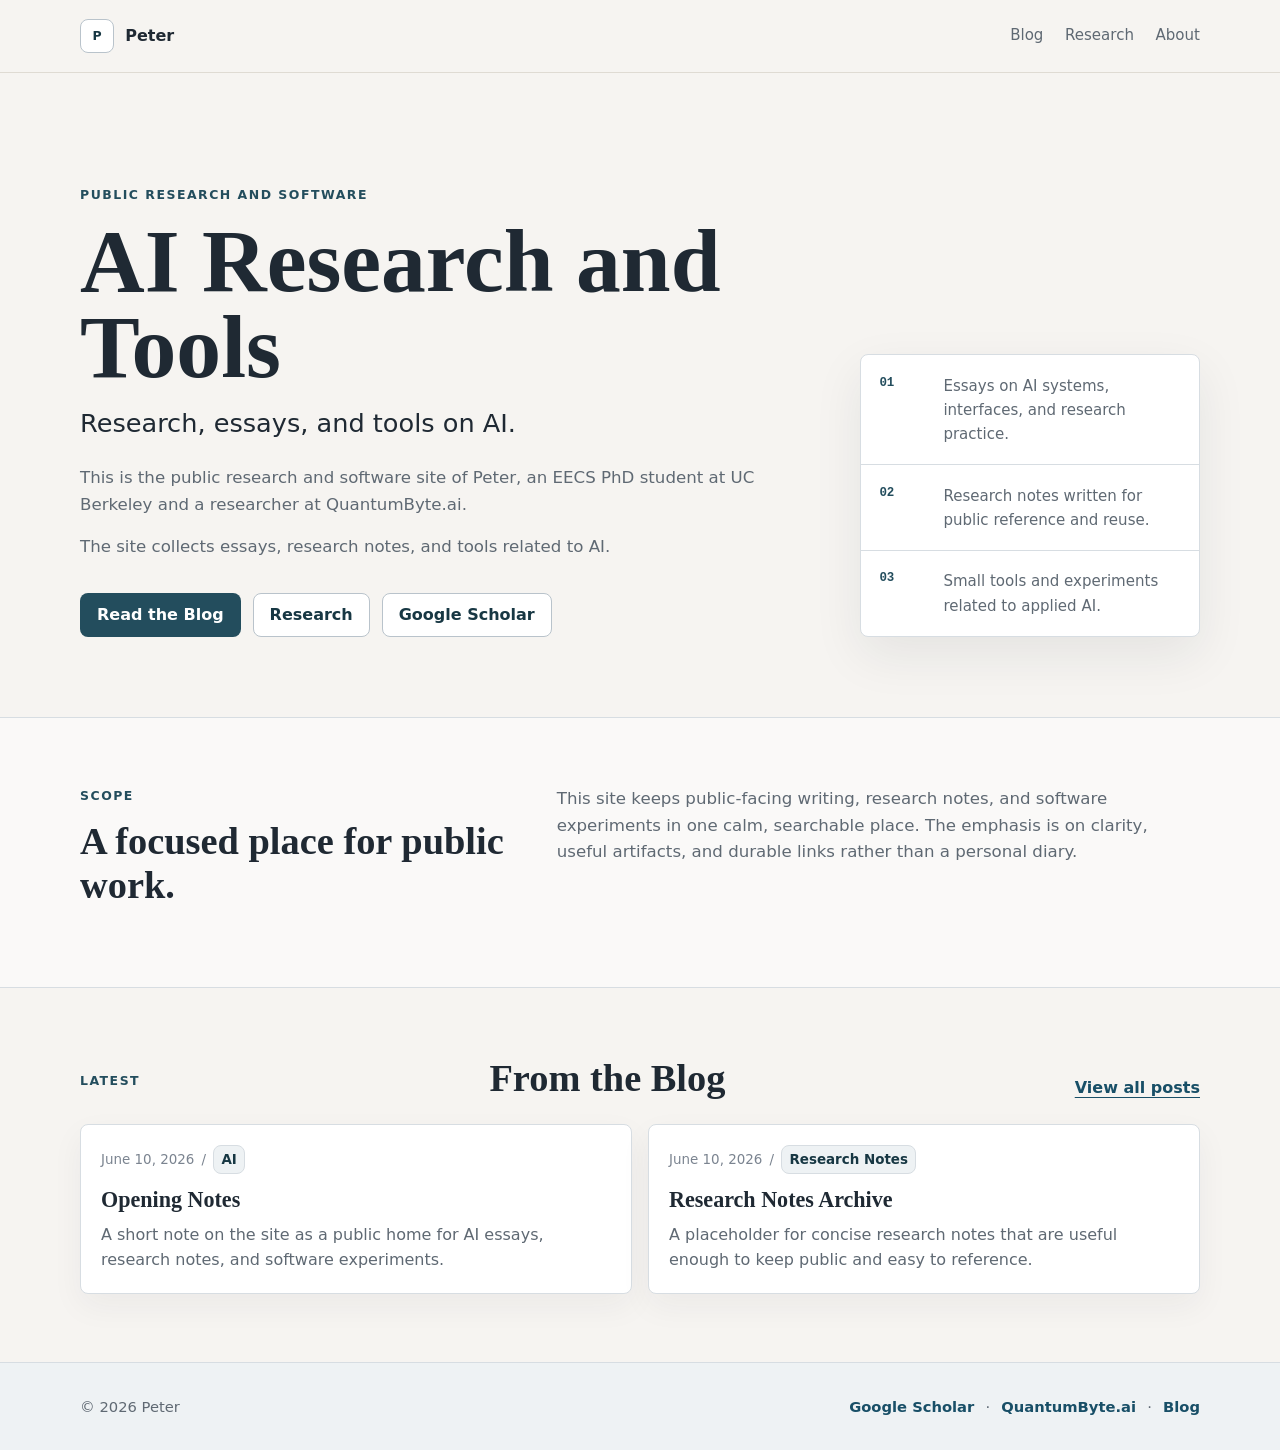
<file: index.html>
<!DOCTYPE html>
<html lang="en">
<head>
  <meta charset="UTF-8" />
  <meta name="viewport" content="width=device-width, initial-scale=1.0" />
  <title>AI Research, Essays, and Tools</title>
  <meta name="description" content="The public research and software site of Peter, collecting essays, research notes, and tools related to AI." />
  <link rel="stylesheet" href="styles.css" />
</head>
<body data-page="home">
  <a class="skip-link" href="#main">Skip to content</a>
  <div data-component="site-header"></div>

  <main id="main">
    <section class="hero">
      <div class="container hero-grid">
        <div class="hero-copy">
          <p class="eyebrow">Public research and software</p>
          <h1>AI Research and Tools</h1>
          <p class="hero-subtitle">Research, essays, and tools on AI.</p>
          <p class="hero-description">
            This is the public research and software site of Peter, an EECS PhD student at UC Berkeley and a researcher at QuantumByte.ai.
          </p>
          <p class="hero-description">
            The site collects essays, research notes, and tools related to AI.
          </p>
          <div class="button-row" aria-label="Primary links">
            <a class="button button-primary" href="blog.html">Read the Blog</a>
            <a class="button button-secondary" href="research.html">Research</a>
            <a class="button button-secondary" href="https://scholar.google.com/citations?hl=en&amp;user=j9ICsOEAAAAJ" rel="noopener noreferrer">Google Scholar</a>
          </div>
        </div>
        <aside class="signal-panel" aria-label="Focus areas">
          <div class="signal-item">
            <span>01</span>
            <p>Essays on AI systems, interfaces, and research practice.</p>
          </div>
          <div class="signal-item">
            <span>02</span>
            <p>Research notes written for public reference and reuse.</p>
          </div>
          <div class="signal-item">
            <span>03</span>
            <p>Small tools and experiments related to applied AI.</p>
          </div>
        </aside>
      </div>
    </section>

    <section class="section section-border">
      <div class="container split-section">
        <div>
          <p class="eyebrow">Scope</p>
          <h2>A focused place for public work.</h2>
        </div>
        <div class="prose">
          <p>
            This site keeps public-facing writing, research notes, and software experiments in one calm, searchable place. The emphasis is on clarity, useful artifacts, and durable links rather than a personal diary.
          </p>
        </div>
      </div>
    </section>

    <section class="section">
      <div class="container">
        <div class="section-heading">
          <p class="eyebrow">Latest</p>
          <h2>From the Blog</h2>
          <a class="text-link" href="blog.html">View all posts</a>
        </div>
        <div class="post-grid" data-posts-preview data-limit="2"></div>
      </div>
    </section>
  </main>

  <div data-component="site-footer"></div>
  <script src="script.js"></script>
</body>
</html>
</file>
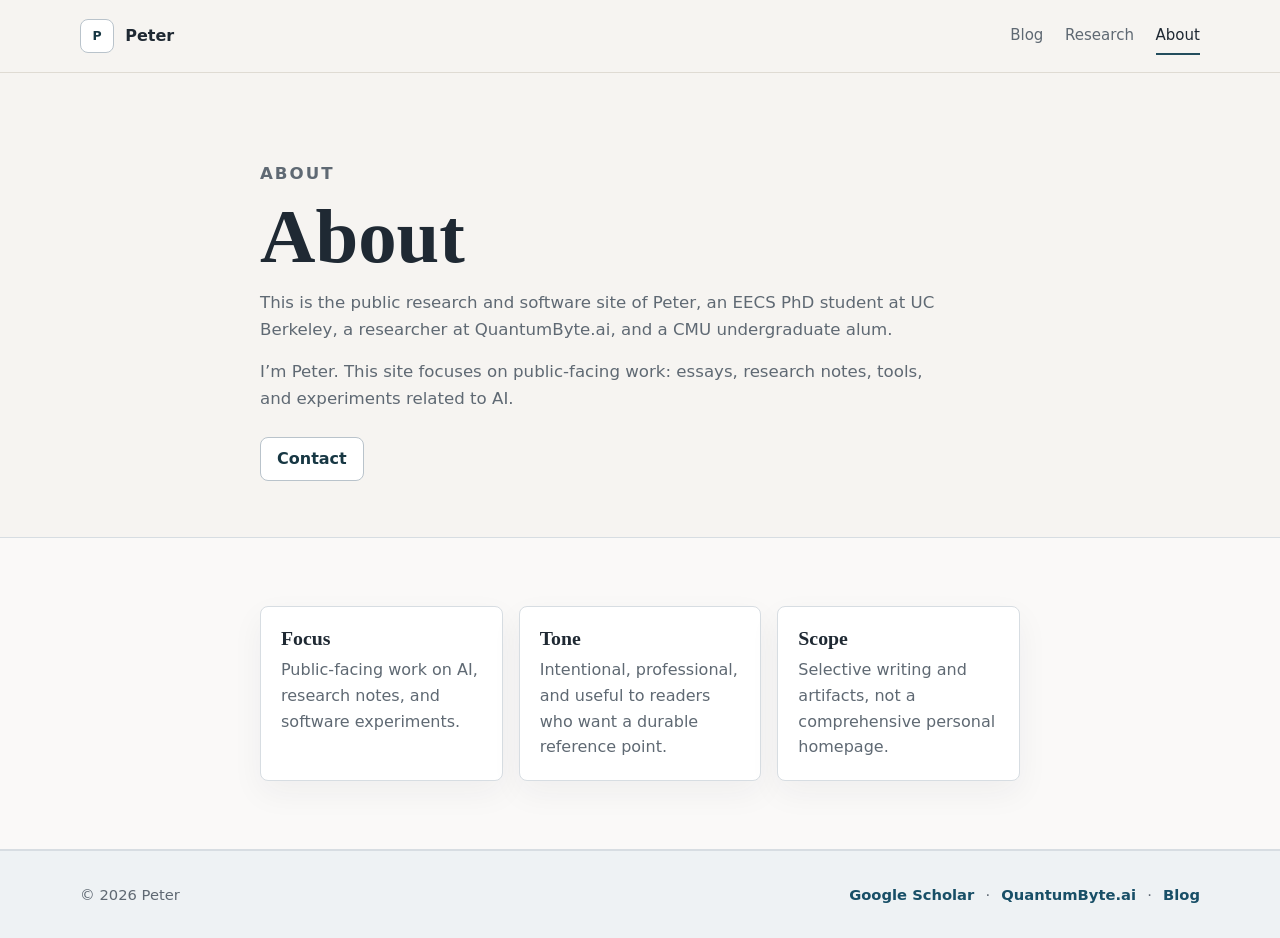
<file: about.html>
<!DOCTYPE html>
<html lang="en">
<head>
  <meta charset="UTF-8" />
  <meta name="viewport" content="width=device-width, initial-scale=1.0" />
  <title>About</title>
  <meta name="description" content="About the public research and software site of Peter." />
  <link rel="stylesheet" href="styles.css" />
</head>
<body data-page="about">
  <a class="skip-link" href="#main">Skip to content</a>
  <div data-component="site-header"></div>

  <main id="main">
    <section class="page-header">
      <div class="container narrow">
        <p class="eyebrow">About</p>
        <h1>About</h1>
        <div class="prose">
          <p>
            This is the public research and software site of Peter, an EECS PhD student at UC Berkeley, a researcher at QuantumByte.ai, and a CMU undergraduate alum.
          </p>
          <p>
            I’m Peter. This site focuses on public-facing work: essays, research notes, tools, and experiments related to AI.
          </p>
        </div>
        <div class="button-row compact">
          <a class="button button-secondary" href="contact.html">Contact</a>
        </div>
      </div>
    </section>

    <section class="section section-border">
      <div class="container narrow">
        <div class="value-grid">
          <article class="info-card">
            <h2>Focus</h2>
            <p>Public-facing work on AI, research notes, and software experiments.</p>
          </article>
          <article class="info-card">
            <h2>Tone</h2>
            <p>Intentional, professional, and useful to readers who want a durable reference point.</p>
          </article>
          <article class="info-card">
            <h2>Scope</h2>
            <p>Selective writing and artifacts, not a comprehensive personal homepage.</p>
          </article>
        </div>
      </div>
    </section>
  </main>

  <div data-component="site-footer"></div>
  <script src="script.js"></script>
</body>
</html>
</file>
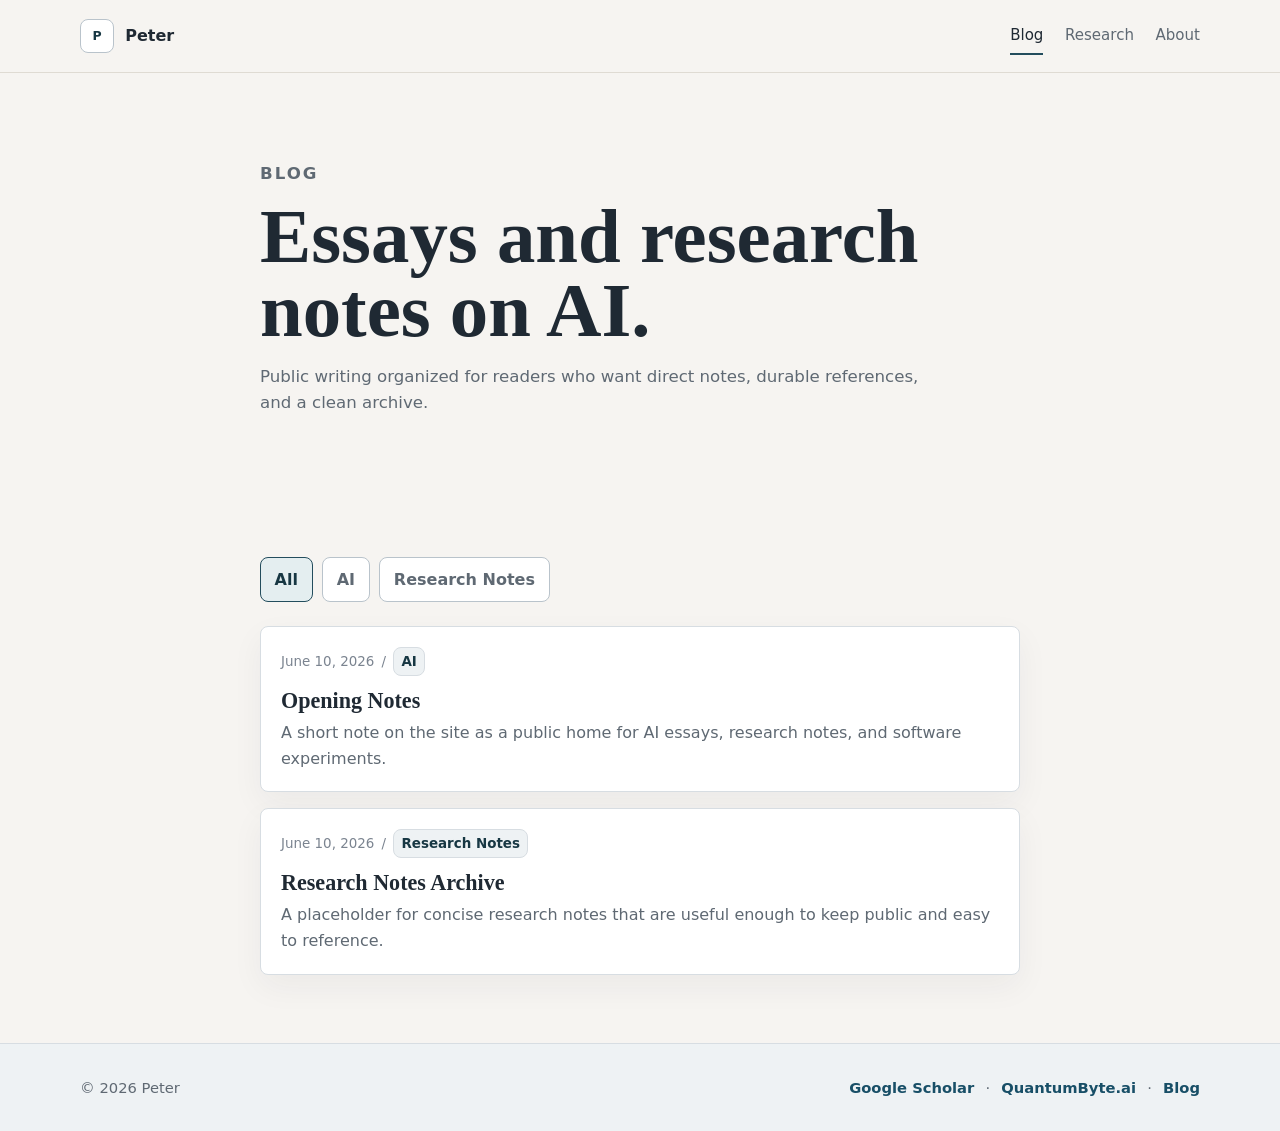
<file: blog.html>
<!DOCTYPE html>
<html lang="en">
<head>
  <meta charset="UTF-8" />
  <meta name="viewport" content="width=device-width, initial-scale=1.0" />
  <title>Blog</title>
  <meta name="description" content="Essays and research notes on AI." />
  <link rel="stylesheet" href="styles.css" />
</head>
<body data-page="blog">
  <a class="skip-link" href="#main">Skip to content</a>
  <div data-component="site-header"></div>

  <main id="main">
    <section class="page-header">
      <div class="container narrow">
        <p class="eyebrow">Blog</p>
        <h1>Essays and research notes on AI.</h1>
        <p>
          Public writing organized for readers who want direct notes, durable references, and a clean archive.
        </p>
      </div>
    </section>

    <section class="section">
      <div class="container narrow">
        <div class="category-filter" aria-label="Blog categories">
          <button class="filter-button is-active" type="button" data-category-filter="all">All</button>
          <button class="filter-button" type="button" data-category-filter="AI">AI</button>
          <button class="filter-button" type="button" data-category-filter="Research Notes">Research Notes</button>
        </div>
        <div class="post-list" data-posts></div>
      </div>
    </section>
  </main>

  <div data-component="site-footer"></div>
  <script src="script.js"></script>
</body>
</html>
</file>
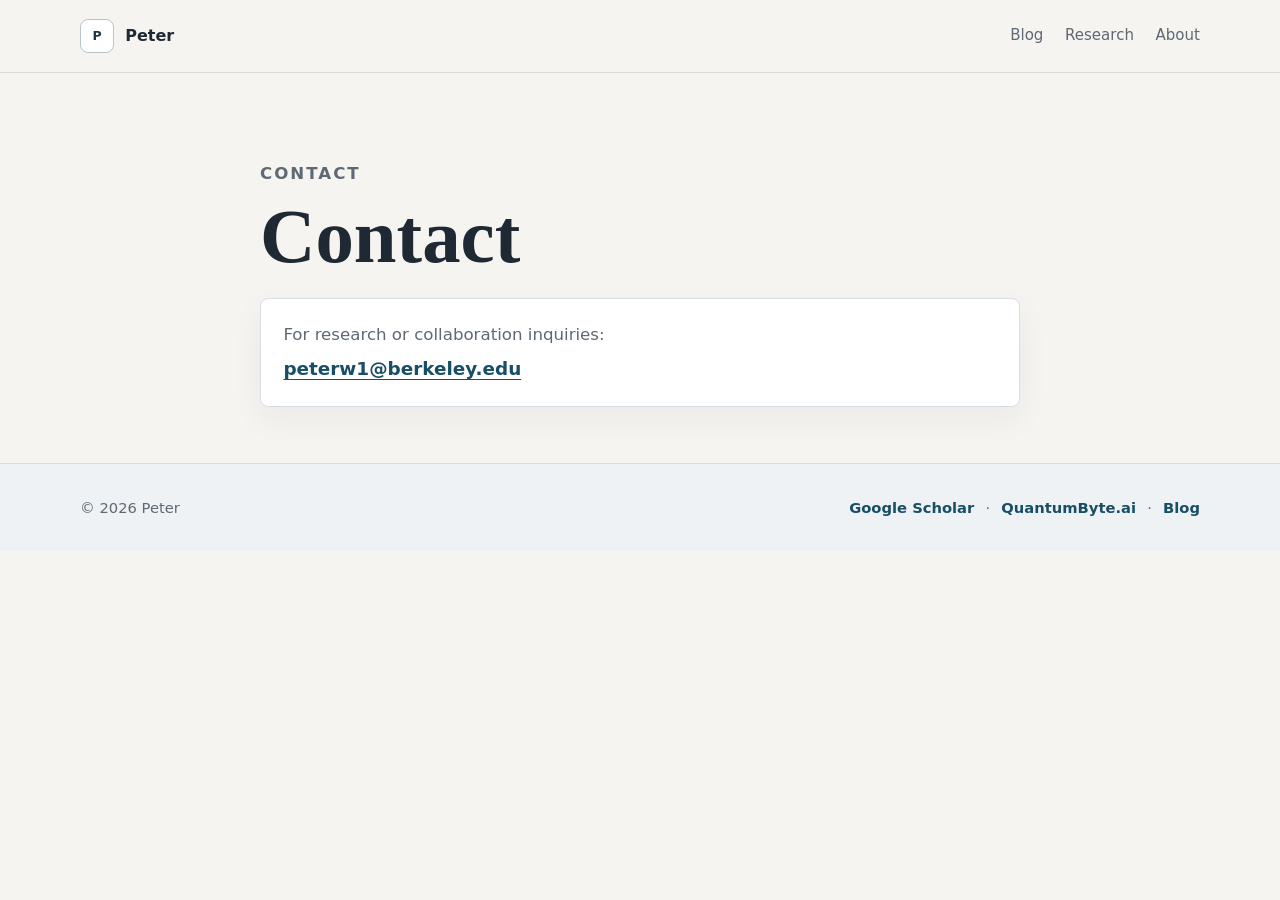
<file: contact.html>
<!DOCTYPE html>
<html lang="en">
<head>
  <meta charset="UTF-8" />
  <meta name="viewport" content="width=device-width, initial-scale=1.0" />
  <title>Contact</title>
  <meta name="description" content="Contact for research or collaboration inquiries." />
  <link rel="stylesheet" href="styles.css" />
</head>
<body data-page="contact">
  <a class="skip-link" href="#main">Skip to content</a>
  <div data-component="site-header"></div>

  <main id="main">
    <section class="page-header">
      <div class="container narrow">
        <p class="eyebrow">Contact</p>
        <h1>Contact</h1>
        <div class="contact-card">
          <p>For research or collaboration inquiries:</p>
          <a href="mailto:peterw1@berkeley.edu">peterw1@berkeley.edu</a>
        </div>
      </div>
    </section>
  </main>

  <div data-component="site-footer"></div>
  <script src="script.js"></script>
</body>
</html>
</file>
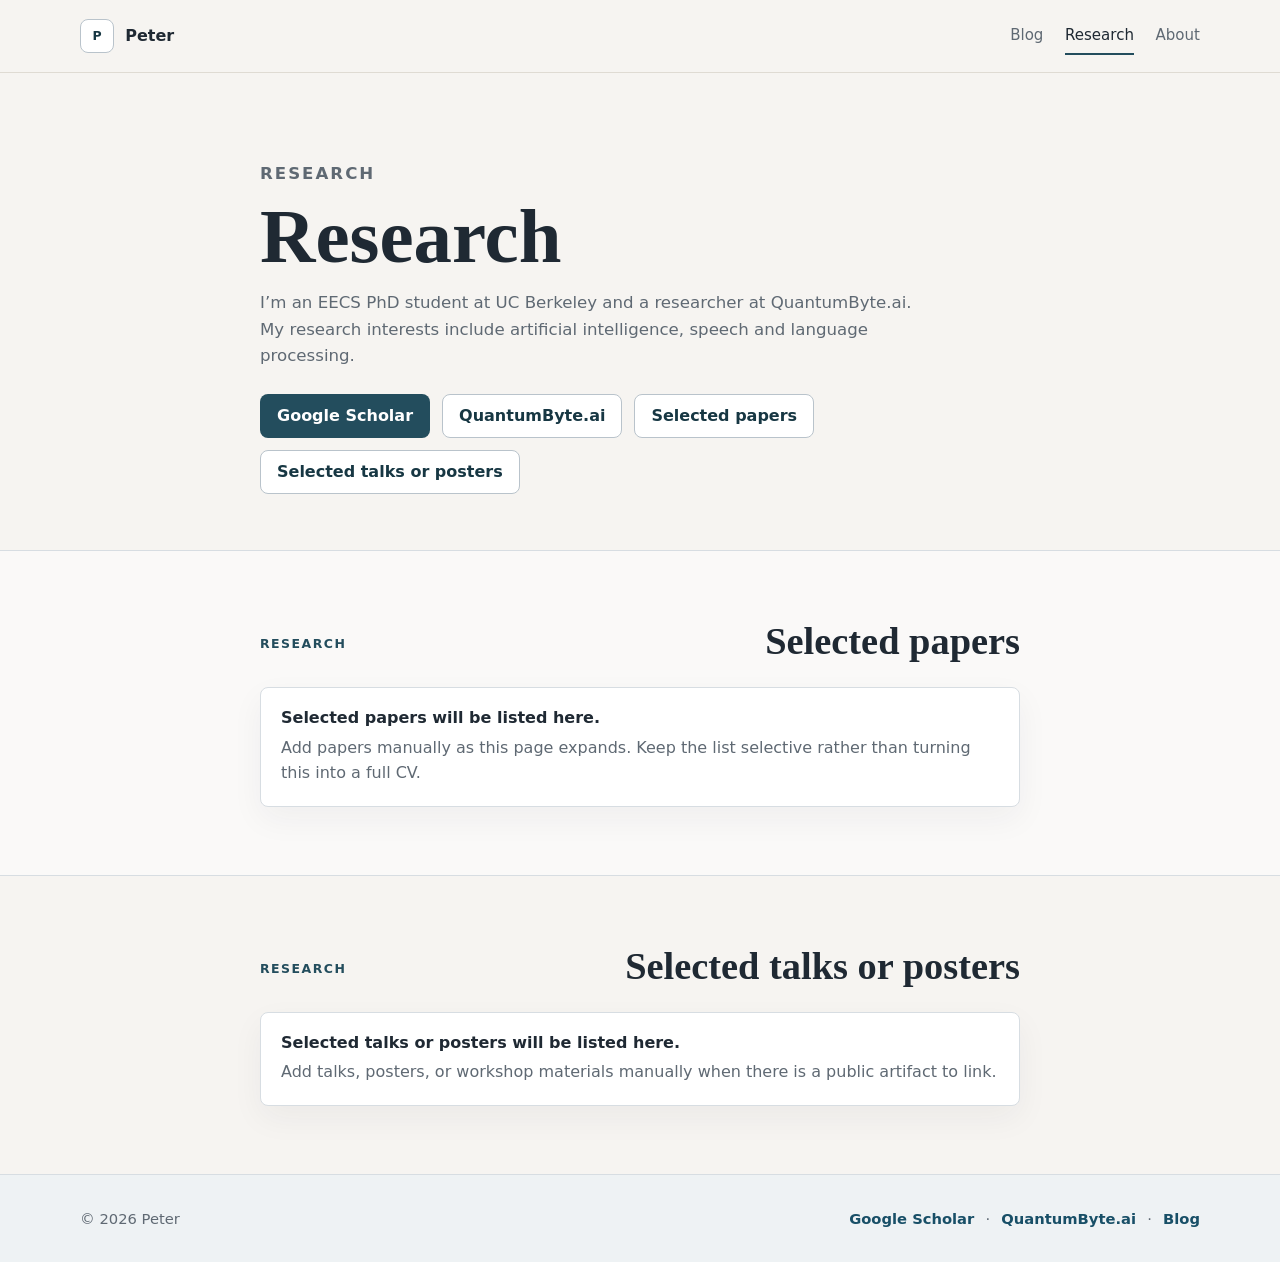
<file: research.html>
<!DOCTYPE html>
<html lang="en">
<head>
  <meta charset="UTF-8" />
  <meta name="viewport" content="width=device-width, initial-scale=1.0" />
  <title>Research</title>
  <meta name="description" content="Research interests, links, selected papers, and selected talks or posters." />
  <link rel="stylesheet" href="styles.css" />
</head>
<body data-page="research">
  <a class="skip-link" href="#main">Skip to content</a>
  <div data-component="site-header"></div>

  <main id="main">
    <section class="page-header">
      <div class="container narrow">
        <p class="eyebrow">Research</p>
        <h1>Research</h1>
        <p>
          I’m an EECS PhD student at UC Berkeley and a researcher at QuantumByte.ai. My research interests include artificial intelligence, speech and language processing.
        </p>
        <div class="button-row compact" aria-label="Research links">
          <a class="button button-primary" href="https://scholar.google.com/citations?hl=en&amp;user=j9ICsOEAAAAJ" rel="noopener noreferrer">Google Scholar</a>
          <a class="button button-secondary" href="https://quantumbyte.ai/" rel="noopener noreferrer">QuantumByte.ai</a>
          <a class="button button-secondary" href="#selected-papers">Selected papers</a>
          <a class="button button-secondary" href="#selected-talks">Selected talks or posters</a>
        </div>
      </div>
    </section>

    <section class="section section-border" id="selected-papers">
      <div class="container narrow">
        <div class="section-heading">
          <p class="eyebrow">Research</p>
          <h2>Selected papers</h2>
        </div>
        <div class="manual-list" data-selected-papers>
          <article class="empty-card">
            <h3>Selected papers will be listed here.</h3>
            <p>Add papers manually as this page expands. Keep the list selective rather than turning this into a full CV.</p>
          </article>
        </div>
      </div>
    </section>

    <section class="section" id="selected-talks">
      <div class="container narrow">
        <div class="section-heading">
          <p class="eyebrow">Research</p>
          <h2>Selected talks or posters</h2>
        </div>
        <div class="manual-list" data-selected-talks>
          <article class="empty-card">
            <h3>Selected talks or posters will be listed here.</h3>
            <p>Add talks, posters, or workshop materials manually when there is a public artifact to link.</p>
          </article>
        </div>
      </div>
    </section>
  </main>

  <div data-component="site-footer"></div>
  <script src="script.js"></script>
</body>
</html>
</file>
<file: styles.css>
:root {
  --bg: #f6f4f1;
  --surface: #ffffff;
  --surface-muted: #eef2f4;
  --text: #1f2933;
  --muted: #5f6973;
  --subtle: #7b8490;
  --border: #d7dde2;
  --border-strong: #b9c3cb;
  --accent: #234d5d;
  --accent-dark: #173743;
  --accent-soft: #e4eef0;
  --link: #184f67;
  --max-width: 1120px;
  --content-width: 760px;
  --radius: 8px;
  --shadow: 0 18px 50px rgba(31, 41, 51, 0.08);
}

*,
*::before,
*::after {
  box-sizing: border-box;
}

html {
  scroll-behavior: smooth;
}

body {
  margin: 0;
  color: var(--text);
  background: var(--bg);
  font-family: ui-sans-serif, system-ui, -apple-system, BlinkMacSystemFont, "Segoe UI", sans-serif;
  line-height: 1.6;
  text-rendering: optimizeLegibility;
  -webkit-font-smoothing: antialiased;
}

body.menu-open {
  overflow: hidden;
}

a {
  color: inherit;
  text-decoration: none;
}

p,
h1,
h2,
h3 {
  margin-top: 0;
}

p {
  margin-bottom: 1rem;
}

.skip-link {
  position: absolute;
  left: 1rem;
  top: 0.75rem;
  z-index: 100;
  transform: translateY(-150%);
  border-radius: var(--radius);
  background: var(--accent-dark);
  color: #ffffff;
  padding: 0.55rem 0.8rem;
  font-weight: 700;
}

.skip-link:focus {
  transform: translateY(0);
}

.container {
  width: min(100% - 2rem, var(--max-width));
  margin: 0 auto;
}

.container.narrow {
  width: min(100% - 2rem, var(--content-width));
}

.site-header {
  position: sticky;
  top: 0;
  z-index: 50;
  border-bottom: 1px solid rgba(221, 216, 206, 0.86);
  background: rgba(246, 244, 241, 0.94);
  backdrop-filter: blur(12px);
}

.header-inner {
  display: flex;
  align-items: center;
  justify-content: space-between;
  min-height: 72px;
}

.brand {
  display: inline-flex;
  align-items: center;
  gap: 0.7rem;
  font-weight: 700;
  letter-spacing: 0;
}

.brand-mark {
  display: inline-grid;
  width: 34px;
  height: 34px;
  place-items: center;
  border: 1px solid var(--border-strong);
  border-radius: var(--radius);
  background: var(--surface);
  color: var(--accent-dark);
  font-size: 0.78rem;
  font-weight: 800;
}

.brand-name {
  font-size: 1rem;
}

.nav {
  display: flex;
  align-items: center;
  gap: 1.35rem;
  color: var(--muted);
  font-size: 0.94rem;
}

.nav a {
  padding: 0.35rem 0;
  border-bottom: 2px solid transparent;
}

.nav a:hover,
.nav a:focus,
.nav a[aria-current="page"] {
  color: var(--text);
  border-bottom-color: var(--accent);
}

.nav-toggle {
  display: none;
  width: 42px;
  height: 42px;
  align-items: center;
  justify-content: center;
  border: 1px solid var(--border);
  border-radius: var(--radius);
  background: var(--surface);
  color: var(--text);
  cursor: pointer;
}

.nav-toggle-lines,
.nav-toggle-lines::before,
.nav-toggle-lines::after {
  display: block;
  width: 18px;
  height: 2px;
  border-radius: 2px;
  background: currentColor;
}

.nav-toggle-lines {
  position: relative;
}

.nav-toggle-lines::before,
.nav-toggle-lines::after {
  content: "";
  position: absolute;
  left: 0;
}

.nav-toggle-lines::before {
  top: -6px;
}

.nav-toggle-lines::after {
  top: 6px;
}

.hero {
  padding: 7rem 0 5rem;
}

.hero-grid {
  display: grid;
  grid-template-columns: minmax(0, 1fr) 340px;
  gap: 4rem;
  align-items: end;
}

.hero-copy {
  max-width: 740px;
}

.eyebrow {
  margin-bottom: 0.8rem;
  color: var(--accent);
  font-size: 0.78rem;
  font-weight: 800;
  letter-spacing: 0.12em;
  text-transform: uppercase;
}

h1 {
  margin-bottom: 1rem;
  color: var(--text);
  font-family: ui-serif, Georgia, Cambria, "Times New Roman", serif;
  font-size: clamp(3.2rem, 7vw, 6.2rem);
  line-height: 0.96;
  font-weight: 700;
  letter-spacing: 0;
}

.hero-subtitle {
  max-width: 560px;
  margin-bottom: 1.55rem;
  color: var(--text);
  font-size: clamp(1.24rem, 2vw, 1.72rem);
  line-height: 1.35;
}

.hero-description,
.page-header p,
.prose p {
  color: var(--muted);
  font-size: 1.04rem;
}

.button-row {
  display: flex;
  flex-wrap: wrap;
  gap: 0.75rem;
  margin-top: 2rem;
}

.button-row.compact {
  margin-top: 1.5rem;
}

.button {
  display: inline-flex;
  min-height: 44px;
  align-items: center;
  justify-content: center;
  border: 1px solid transparent;
  border-radius: var(--radius);
  padding: 0.68rem 1rem;
  font-weight: 750;
  line-height: 1.1;
}

.button-primary {
  background: var(--accent);
  color: #ffffff;
}

.button-primary:hover,
.button-primary:focus {
  background: var(--accent-dark);
}

.button-secondary {
  border-color: var(--border-strong);
  background: var(--surface);
  color: var(--accent-dark);
}

.button-secondary:hover,
.button-secondary:focus {
  border-color: var(--accent);
  background: var(--accent-soft);
}

.text-link {
  color: var(--link);
  font-weight: 750;
  text-decoration: underline;
  text-decoration-thickness: 1px;
  text-underline-offset: 0.22em;
}

.signal-panel {
  display: grid;
  gap: 0;
  border: 1px solid var(--border);
  border-radius: var(--radius);
  background: var(--surface);
  box-shadow: var(--shadow);
}

.signal-item {
  display: grid;
  grid-template-columns: 48px 1fr;
  gap: 1rem;
  padding: 1.15rem;
}

.signal-item + .signal-item {
  border-top: 1px solid var(--border);
}

.signal-item span {
  color: var(--accent);
  font-family: ui-monospace, SFMono-Regular, Menlo, Monaco, Consolas, monospace;
  font-size: 0.78rem;
  font-weight: 800;
}

.signal-item p {
  margin: 0;
  color: var(--muted);
  font-size: 0.94rem;
}

.section {
  padding: 4.25rem 0;
}

.section-border {
  border-top: 1px solid var(--border);
  border-bottom: 1px solid var(--border);
  background: rgba(255, 255, 255, 0.44);
}

.split-section {
  display: grid;
  grid-template-columns: minmax(0, 0.8fr) minmax(0, 1.2fr);
  gap: 3rem;
}

h2 {
  margin-bottom: 0.75rem;
  font-family: ui-serif, Georgia, Cambria, "Times New Roman", serif;
  font-size: clamp(1.75rem, 3vw, 2.4rem);
  line-height: 1.15;
  letter-spacing: 0;
}

h3 {
  margin-bottom: 0.35rem;
  font-size: 1rem;
  line-height: 1.3;
}

.section-heading {
  display: flex;
  align-items: end;
  justify-content: space-between;
  gap: 1.5rem;
  margin-bottom: 1.5rem;
}

.section-heading .eyebrow {
  margin-bottom: 0.55rem;
}

.section-heading h2 {
  margin-bottom: 0;
}

.page-header {
  padding: 5.5rem 0 3.5rem;
}

.page-header h1 {
  font-size: clamp(2.8rem, 6vw, 4.8rem);
}

.page-header p {
  max-width: 680px;
}

.category-filter {
  display: flex;
  flex-wrap: wrap;
  gap: 0.6rem;
  margin-bottom: 1.5rem;
}

.filter-button {
  min-height: 40px;
  border: 1px solid var(--border-strong);
  border-radius: var(--radius);
  background: var(--surface);
  color: var(--muted);
  padding: 0.54rem 0.85rem;
  font: inherit;
  font-weight: 750;
  cursor: pointer;
}

.filter-button:hover,
.filter-button:focus,
.filter-button.is-active {
  border-color: var(--accent);
  background: var(--accent-soft);
  color: var(--accent-dark);
}

.post-grid,
.post-list {
  display: grid;
  gap: 1rem;
}

.post-grid {
  grid-template-columns: repeat(2, minmax(0, 1fr));
}

.post-card,
.empty-card,
.info-card,
.contact-card {
  border: 1px solid var(--border);
  border-radius: var(--radius);
  background: var(--surface);
  box-shadow: 0 12px 32px rgba(31, 41, 51, 0.05);
}

.post-card {
  display: block;
  padding: 1.25rem;
}

.post-card:hover,
.post-card:focus {
  border-color: var(--accent);
}

.post-meta {
  display: flex;
  flex-wrap: wrap;
  gap: 0.45rem;
  align-items: center;
  margin-bottom: 0.75rem;
  color: var(--subtle);
  font-size: 0.84rem;
}

.post-category {
  border: 1px solid var(--border);
  border-radius: var(--radius);
  background: var(--surface-muted);
  color: var(--accent-dark);
  padding: 0.16rem 0.45rem;
  font-weight: 760;
}

.post-card h2,
.post-card h3 {
  margin-bottom: 0.45rem;
  font-family: ui-serif, Georgia, Cambria, "Times New Roman", serif;
  font-size: 1.38rem;
}

.post-card p {
  margin-bottom: 0;
  color: var(--muted);
}

.empty-card {
  padding: 1.25rem;
}

.empty-card p {
  margin-bottom: 0;
  color: var(--muted);
}

.manual-list {
  display: grid;
  gap: 1rem;
}

.value-grid {
  display: grid;
  grid-template-columns: repeat(3, minmax(0, 1fr));
  gap: 1rem;
}

.info-card {
  padding: 1.25rem;
}

.info-card h2 {
  margin-bottom: 0.5rem;
  font-size: 1.24rem;
}

.info-card p {
  margin-bottom: 0;
  color: var(--muted);
}

.contact-card {
  margin-top: 1.5rem;
  padding: 1.4rem;
}

.contact-card p {
  margin-bottom: 0.35rem;
}

.contact-card a {
  color: var(--link);
  font-size: 1.15rem;
  font-weight: 800;
  text-decoration: underline;
  text-underline-offset: 0.22em;
}

.site-footer {
  border-top: 1px solid var(--border);
  padding: 2rem 0;
  background: var(--surface-muted);
}

.footer-inner {
  display: grid;
  grid-template-columns: 1fr auto;
  gap: 1rem;
  align-items: center;
  color: var(--muted);
  font-size: 0.92rem;
}

.footer-copy {
  display: grid;
  gap: 0.2rem;
}

.footer-copy p {
  margin: 0;
}

.footer-links {
  display: flex;
  flex-wrap: wrap;
  gap: 0.35rem 0.7rem;
  justify-content: flex-end;
}

.footer-links a {
  color: var(--link);
  font-weight: 740;
}

.footer-links a:hover,
.footer-links a:focus {
  text-decoration: underline;
  text-underline-offset: 0.22em;
}

:focus-visible {
  outline: 3px solid rgba(35, 77, 93, 0.42);
  outline-offset: 3px;
}

@media (max-width: 860px) {
  .hero {
    padding-top: 5rem;
  }

  .hero-grid,
  .split-section {
    grid-template-columns: 1fr;
    gap: 2rem;
  }

  .signal-panel {
    max-width: 560px;
  }

  .post-grid,
  .value-grid {
    grid-template-columns: 1fr;
  }
}

@media (max-width: 680px) {
  .container,
  .container.narrow {
    width: min(100% - 1.25rem, var(--max-width));
  }

  .header-inner {
    min-height: 64px;
  }

  .nav-toggle {
    display: inline-flex;
  }

  .nav {
    position: fixed;
    top: 64px;
    right: 0.625rem;
    left: 0.625rem;
    display: none;
    flex-direction: column;
    align-items: stretch;
    gap: 0;
    border: 1px solid var(--border);
    border-radius: var(--radius);
    background: var(--surface);
    box-shadow: var(--shadow);
    padding: 0.45rem;
  }

  .nav.is-open {
    display: flex;
  }

  .nav a {
    border-bottom: 0;
    border-radius: var(--radius);
    padding: 0.75rem;
  }

  .nav a:hover,
  .nav a:focus,
  .nav a[aria-current="page"] {
    background: var(--accent-soft);
  }

  .hero {
    padding: 4rem 0 3.25rem;
  }

  h1 {
    font-size: clamp(2.75rem, 18vw, 4.15rem);
  }

  .page-header {
    padding: 4rem 0 2.75rem;
  }

  .section {
    padding: 3rem 0;
  }

  .section-heading {
    display: block;
  }

  .section-heading .text-link {
    display: inline-flex;
    margin-top: 0.75rem;
  }

  .signal-item {
    grid-template-columns: 38px 1fr;
    gap: 0.8rem;
    padding: 1rem;
  }

  .hero .signal-panel {
    display: none;
  }

  .footer-inner {
    grid-template-columns: 1fr;
  }

  .footer-links {
    justify-content: flex-start;
  }
}

@media (prefers-reduced-motion: reduce) {
  html {
    scroll-behavior: auto;
  }
}
</file>
